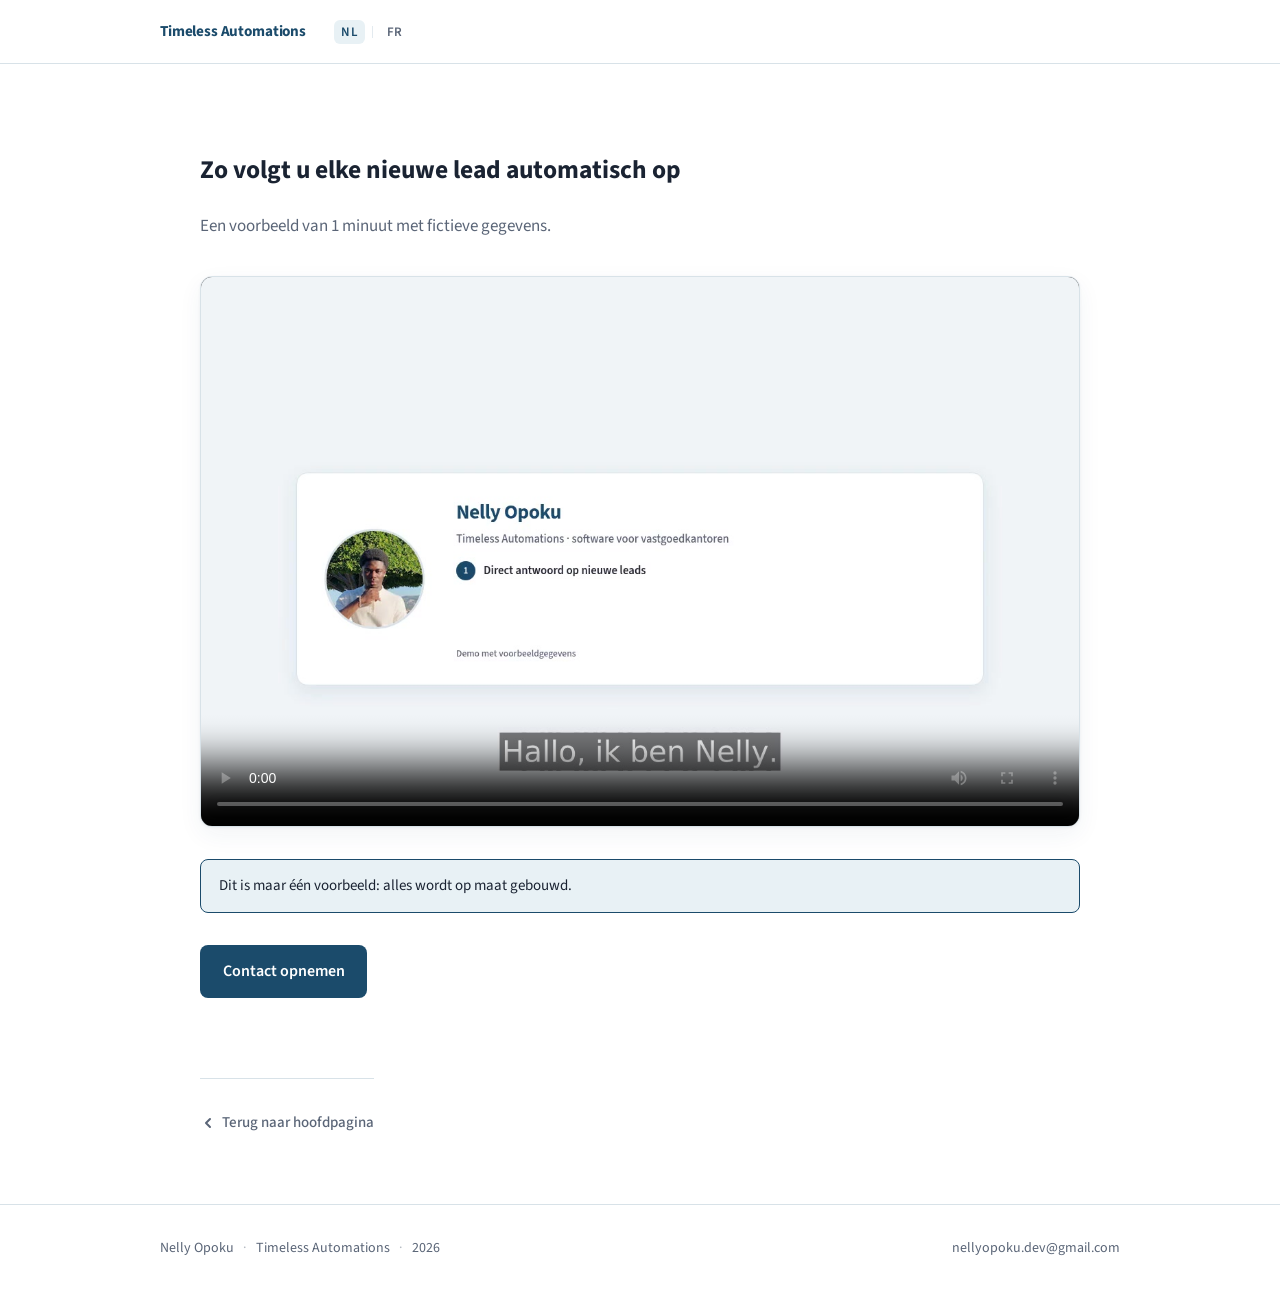
<file: demo/index.html>
<!DOCTYPE html>
<html lang="nl">
<head>
  <meta charset="UTF-8">
  <meta name="viewport" content="width=device-width, initial-scale=1">
  <meta name="description" content="Bekijk hoe Timeless Automations u helpt elke nieuwe lead automatisch op te volgen. Een korte demo met fictieve gegevens.">
  <meta property="og:title" content="Demo: Automatische leadopvolging | Timeless Automations">
  <meta property="og:description" content="Bekijk hoe uw vastgoed­kantoor automatisch nieuwe leads kan opvolgen. Een voorbeeld van 1 minuut met fictieve gegevens.">
  <meta property="og:type" content="website">
  <meta property="og:image" content="https://timeless-automations.github.io/demo/poster-nl.jpg">
  <meta property="og:locale" content="nl_BE">
  <meta property="og:locale:alternate" content="fr_BE">
  <title>Demo: Automatische leadopvolging | Timeless Automations</title>
  <link rel="icon" href="data:image/svg+xml,%3Csvg xmlns='http://www.w3.org/2000/svg' viewBox='0 0 32 32'%3E%3Crect width='32' height='32' rx='8' fill='%231B4B6B'/%3E%3Cpath d='M8 22V10l8-4 8 4v12l-8 4-8-4z' fill='none' stroke='%23E8F1F5' stroke-width='1.5'/%3E%3Cpath d='M16 6v20M8 10l8 4 8-4' fill='none' stroke='%23E8F1F5' stroke-width='1.5'/%3E%3C/svg%3E">
  <link rel="preconnect" href="https://fonts.googleapis.com">
  <link rel="preconnect" href="https://fonts.gstatic.com" crossorigin>
  <link href="https://fonts.googleapis.com/css2?family=Source+Sans+3:wght@400;500;600;700&display=swap" rel="stylesheet">
  <link rel="stylesheet" href="../styles.css">
  <style>
    .demo-container {
      max-width: 880px;
      margin: 0 auto;
    }

    .video-wrapper {
      position: relative;
      background: var(--bg-alt);
      border: 1px solid var(--border);
      border-radius: var(--radius);
      overflow: hidden;
      box-shadow: var(--shadow);
      margin: 2rem 0;
    }

    .demo-video {
      width: 100%;
      height: auto;
      display: block;
      background: #000;
    }

    .demo-note {
      background: var(--accent-soft);
      border: 1px solid var(--accent);
      border-radius: 8px;
      padding: 0.85rem 1.1rem;
      margin: 1.5rem 0;
      font-size: 0.9375rem;
      color: var(--text);
    }

    .demo-actions {
      display: flex;
      flex-wrap: wrap;
      gap: 0.75rem;
      margin: 2rem 0;
    }

    .back-link {
      display: inline-flex;
      align-items: center;
      gap: 0.35rem;
      color: var(--text-muted);
      text-decoration: none;
      font-size: 0.9375rem;
      font-weight: 500;
      margin-top: 3rem;
      padding-top: 2rem;
      border-top: 1px solid var(--border);
    }

    .back-link:hover {
      color: var(--accent);
    }

    .back-link svg {
      width: 16px;
      height: 16px;
    }

    @media (max-width: 520px) {
      .demo-actions {
        flex-direction: column;
      }
      .demo-actions .btn {
        width: 100%;
      }
    }
  </style>
</head>
<body>
  <header class="site-header">
    <div class="container header-inner">
      <a href="../" class="logo">Timeless Automations</a>
      <div class="lang-toggle" role="group" aria-label="Taal / Langue">
        <button type="button" id="btn-nl" class="lang-btn active" aria-pressed="true">NL</button>
        <span class="lang-sep" aria-hidden="true">|</span>
        <button type="button" id="btn-fr" class="lang-btn" aria-pressed="false">FR</button>
      </div>
    </div>
  </header>

  <main>
    <section class="section">
      <div class="container demo-container">
        <h1 data-i18n="title">Zo volgt u elke nieuwe lead automatisch op</h1>
        <p class="section-intro" data-i18n="intro">Een voorbeeld van 1 minuut met fictieve gegevens.</p>

        <div class="video-wrapper">
          <video 
            id="demo-video"
            class="demo-video"
            controls 
            playsinline 
            preload="metadata"
            poster="poster-nl.jpg"
            aria-label="Demo video"
          >
            <source src="demo-nl.mp4" type="video/mp4">
            <p data-i18n="videoFallback">Uw browser ondersteunt deze video niet. Download het bestand om het te bekijken.</p>
          </video>
        </div>

        <div class="demo-note" data-i18n="customNote">
          Dit is maar één voorbeeld: alles wordt op maat gebouwd.
        </div>

        <div class="demo-actions">
          <a href="mailto:nellyopoku.dev@gmail.com" class="btn btn-primary" data-i18n="btnContact">Contact opnemen</a>
        </div>

        <a href="../" class="back-link">
          <svg viewBox="0 0 16 16" fill="none" stroke="currentColor" stroke-width="2" stroke-linecap="round" stroke-linejoin="round">
            <path d="M10 12L6 8l4-4"/>
          </svg>
          <span data-i18n="backToHome">Terug naar hoofdpagina</span>
        </a>
      </div>
    </section>
  </main>

  <footer class="site-footer">
    <div class="container footer-inner">
      <p>
        <span>Nelly Opoku</span>
        <span class="footer-sep">·</span>
        <span>Timeless Automations</span>
        <span class="footer-sep">·</span>
        <span>2026</span>
      </p>
      <p>
        <a href="mailto:nellyopoku.dev@gmail.com">nellyopoku.dev@gmail.com</a>
      </p>
    </div>
  </footer>

  <script>
    const I18N = {
      nl: {
        title: "Zo volgt u elke nieuwe lead automatisch op",
        intro: "Een voorbeeld van 1 minuut met fictieve gegevens.",
        customNote: "Dit is maar één voorbeeld: alles wordt op maat gebouwd.",
        btnContact: "Contact opnemen",
        backToHome: "Terug naar hoofdpagina",
        videoFallback: "Uw browser ondersteunt deze video niet. Download het bestand om het te bekijken.",
        ogTitle: "Demo: Automatische leadopvolging | Timeless Automations",
        ogDesc: "Bekijk hoe uw vastgoed­kantoor automatisch nieuwe leads kan opvolgen. Een voorbeeld van 1 minuut met fictieve gegevens.",
        metaDesc: "Bekijk hoe Timeless Automations u helpt elke nieuwe lead automatisch op te volgen. Een korte demo met fictieve gegevens."
      },
      fr: {
        title: "Suivez automatiquement chaque nouveau lead",
        intro: "Un exemple d'1 minute avec des données fictives.",
        customNote: "Ce n'est qu'un exemple : tout est construit sur mesure.",
        btnContact: "Me contacter",
        backToHome: "Retour à la page d'accueil",
        videoFallback: "Votre navigateur ne prend pas en charge cette vidéo. Téléchargez le fichier pour le voir.",
        ogTitle: "Démo : Suivi automatique des leads | Timeless Automations",
        ogDesc: "Découvrez comment votre agence immobilière peut automatiquement suivre les nouveaux leads. Un exemple d'1 minute avec des données fictives.",
        metaDesc: "Découvrez comment Timeless Automations vous aide à suivre automatiquement chaque nouveau lead. Une courte démo avec des données fictives."
      }
    };

    const video = document.getElementById("demo-video");
    const videoSource = video.querySelector("source");

    function setLang(lang) {
      const t = I18N[lang];
      if (!t) return;

      document.documentElement.lang = lang === "fr" ? "fr" : "nl";

      // Update text content
      document.querySelectorAll("[data-i18n]").forEach(el => {
        const key = el.getAttribute("data-i18n");
        if (t[key]) {
          el.textContent = t[key];
        }
      });

      // Update video source and poster
      const videoFile = lang === "fr" ? "demo-fr.mp4" : "demo-nl.mp4";
      const posterFile = lang === "fr" ? "poster-fr.jpg" : "poster-nl.jpg";
      
      videoSource.src = videoFile;
      video.poster = posterFile;
      video.load(); // Reload video with new source

      // Update meta tags
      document.title = t.ogTitle;
      
      const metaDesc = document.querySelector('meta[name="description"]');
      if (metaDesc) metaDesc.setAttribute("content", t.metaDesc);

      const ogTitle = document.querySelector('meta[property="og:title"]');
      if (ogTitle) ogTitle.setAttribute("content", t.ogTitle);

      const ogDesc = document.querySelector('meta[property="og:description"]');
      if (ogDesc) ogDesc.setAttribute("content", t.ogDesc);

      const ogImage = document.querySelector('meta[property="og:image"]');
      if (ogImage) {
        const baseUrl = "https://timeless-automations.github.io/demo/";
        ogImage.setAttribute("content", baseUrl + posterFile);
      }

      const ogLocale = document.querySelector('meta[property="og:locale"]');
      if (ogLocale) ogLocale.setAttribute("content", lang === "fr" ? "fr_BE" : "nl_BE");

      // Update buttons
      document.getElementById("btn-nl").classList.toggle("active", lang === "nl");
      document.getElementById("btn-fr").classList.toggle("active", lang === "fr");
      document.getElementById("btn-nl").setAttribute("aria-pressed", lang === "nl" ? "true" : "false");
      document.getElementById("btn-fr").setAttribute("aria-pressed", lang === "fr" ? "true" : "false");

      // Save preference
      try { 
        localStorage.setItem("demo-lang", lang);
      } catch (_) {}
    }

    // Event listeners
    document.getElementById("btn-nl").addEventListener("click", () => setLang("nl"));
    document.getElementById("btn-fr").addEventListener("click", () => setLang("fr"));

    // Initialize language from URL param, localStorage, or default to NL
    let initial = "nl";
    const urlParams = new URLSearchParams(window.location.search);
    const langParam = urlParams.get("lang");
    
    if (langParam === "fr" || langParam === "nl") {
      initial = langParam;
    } else {
      try {
        const saved = localStorage.getItem("demo-lang");
        if (saved === "fr" || saved === "nl") initial = saved;
      } catch (_) {}
    }
    
    setLang(initial);
  </script>
</body>
</html>
</file>
<file: styles.css>
/* ============================================================
   Nelly — Vastgoed / Immobilier landing page
   Accent: deep teal-blue (#1B4B6B)
   ============================================================ */

:root {
  --accent: #1B4B6B;
  --accent-soft: #E8F1F5;
  --accent-hover: #143A54;
  --text: #1A2332;
  --text-muted: #5A6577;
  --bg: #FFFFFF;
  --bg-alt: #F5F8FA;
  --border: #D8E2E8;
  --placeholder-bg: #FFF6D6;
  --placeholder-border: #E6C84A;
  --radius: 12px;
  --shadow: 0 1px 3px rgba(27, 75, 107, 0.06), 0 8px 24px rgba(27, 75, 107, 0.06);
  --font: "Source Sans 3", system-ui, -apple-system, "Segoe UI", Roboto, "Helvetica Neue", Arial, sans-serif;
  --max: 960px;
  --header-h: 64px;
}

*, *::before, *::after { box-sizing: border-box; }

html {
  scroll-behavior: smooth;
  scroll-padding-top: calc(var(--header-h) + 12px);
}

body {
  margin: 0;
  font-family: var(--font);
  font-size: 1.0625rem;
  line-height: 1.65;
  color: var(--text);
  background: var(--bg);
  -webkit-font-smoothing: antialiased;
}

img { max-width: 100%; display: block; }

a {
  color: var(--accent);
  text-decoration-thickness: 1px;
  text-underline-offset: 3px;
}
a:hover { color: var(--accent-hover); }

.container {
  width: min(100% - 2.5rem, var(--max));
  margin-inline: auto;
}

/* ---- Placeholders (intentional, visible) ---- */
/* Reserved for unfinished CONFIG values — not used when fields are filled or hidden */
.placeholder-text {
  background: var(--placeholder-bg);
  border-bottom: 2px dashed var(--placeholder-border);
  padding: 0 0.2em;
  border-radius: 3px;
  color: #6B5A10;
  font-weight: 500;
}

/* ---- Header ---- */
.site-header {
  position: sticky;
  top: 0;
  z-index: 50;
  background: rgba(255, 255, 255, 0.92);
  backdrop-filter: blur(10px);
  -webkit-backdrop-filter: blur(10px);
  border-bottom: 1px solid var(--border);
  height: var(--header-h);
}

.header-inner {
  display: flex;
  align-items: center;
  gap: 1.25rem;
  height: var(--header-h);
}

.logo {
  font-weight: 700;
  font-size: 0.95rem;
  color: var(--accent);
  text-decoration: none;
  letter-spacing: -0.01em;
  white-space: nowrap;
  overflow: hidden;
  text-overflow: ellipsis;
  max-width: 220px;
}
.logo:hover { color: var(--accent-hover); }

.nav {
  display: flex;
  gap: 1.25rem;
  margin-left: auto;
}
.nav a {
  color: var(--text-muted);
  text-decoration: none;
  font-size: 0.9375rem;
  font-weight: 500;
}
.nav a:hover { color: var(--accent); }

.lang-toggle {
  display: flex;
  align-items: center;
  gap: 0.35rem;
  flex-shrink: 0;
  margin-left: 0.5rem;
}

.lang-btn {
  font-family: inherit;
  font-size: 0.8125rem;
  font-weight: 600;
  letter-spacing: 0.04em;
  background: transparent;
  border: none;
  color: var(--text-muted);
  cursor: pointer;
  padding: 0.35rem 0.45rem;
  border-radius: 6px;
  line-height: 1;
}
.lang-btn:hover { color: var(--accent); background: var(--accent-soft); }
.lang-btn.active {
  color: var(--accent);
  background: var(--accent-soft);
}
.lang-btn:focus-visible {
  outline: 2px solid var(--accent);
  outline-offset: 2px;
}
.lang-sep { color: var(--border); font-size: 0.75rem; user-select: none; }

/* ---- Hero ---- */
.hero {
  padding: 4.5rem 0 4rem;
  background:
    linear-gradient(180deg, var(--accent-soft) 0%, var(--bg) 100%);
}

.hero-inner { max-width: 640px; }

.hero-name {
  margin: 0 0 1rem;
  font-size: 0.9375rem;
  color: var(--text-muted);
  font-weight: 500;
}
.hero-sep { margin: 0 0.35rem; opacity: 0.5; }

.hero h1 {
  margin: 0 0 1rem;
  font-size: clamp(1.75rem, 4vw, 2.35rem);
  font-weight: 700;
  line-height: 1.25;
  letter-spacing: -0.02em;
  color: var(--text);
}

.hero-sub {
  margin: 0 0 2rem;
  font-size: 1.1875rem;
  color: var(--text-muted);
  max-width: 34em;
}

.hero-actions {
  display: flex;
  flex-wrap: wrap;
  gap: 0.75rem;
}

.hero-demo-link {
  margin: 1rem 0 0;
  font-size: 0.9375rem;
}

.hero-demo-link a {
  color: var(--text-muted);
  text-decoration: none;
  font-weight: 500;
  border-bottom: 1px solid var(--border);
  padding-bottom: 2px;
  transition: color 0.15s, border-color 0.15s;
}

.hero-demo-link a:hover {
  color: var(--accent);
  border-bottom-color: var(--accent);
}

.btn {
  display: inline-flex;
  align-items: center;
  justify-content: center;
  padding: 0.75rem 1.35rem;
  border-radius: 8px;
  font-family: inherit;
  font-size: 1rem;
  font-weight: 600;
  text-decoration: none;
  border: 1.5px solid transparent;
  transition: background 0.15s, color 0.15s, border-color 0.15s;
  cursor: pointer;
}
.btn:focus-visible {
  outline: 2px solid var(--accent);
  outline-offset: 3px;
}

.btn-primary {
  background: var(--accent);
  color: #fff;
}
.btn-primary:hover {
  background: var(--accent-hover);
  color: #fff;
}

.btn-secondary {
  background: #fff;
  color: var(--accent);
  border-color: var(--border);
}
.btn-secondary:hover {
  border-color: var(--accent);
  background: var(--accent-soft);
  color: var(--accent-hover);
}

/* ---- Sections ---- */
.section {
  padding: 4rem 0;
}

.section-alt {
  background: var(--bg-alt);
}

.section-title {
  margin: 0 0 0.5rem;
  font-size: clamp(1.4rem, 3vw, 1.75rem);
  font-weight: 700;
  letter-spacing: -0.015em;
  color: var(--text);
}

.section-intro {
  margin: 0 0 2.25rem;
  color: var(--text-muted);
  max-width: 36em;
}

/* ---- Cards ---- */
.cards {
  display: grid;
  grid-template-columns: repeat(3, 1fr);
  gap: 1.25rem;
}

.card {
  background: var(--bg);
  border: 1px solid var(--border);
  border-radius: var(--radius);
  padding: 1.5rem 1.35rem;
  box-shadow: var(--shadow);
}

.card-icon {
  width: 44px;
  height: 44px;
  display: flex;
  align-items: center;
  justify-content: center;
  background: var(--accent-soft);
  color: var(--accent);
  border-radius: 10px;
  margin-bottom: 1rem;
}

.card h3 {
  margin: 0 0 0.5rem;
  font-size: 1.0625rem;
  font-weight: 600;
  letter-spacing: -0.01em;
}

.card p {
  margin: 0;
  font-size: 0.975rem;
  color: var(--text-muted);
}

/* ---- Steps ---- */
.steps {
  list-style: none;
  margin: 0;
  padding: 0;
  display: grid;
  gap: 1.5rem;
}

.step {
  display: flex;
  gap: 1.25rem;
  align-items: flex-start;
  background: var(--bg);
  border: 1px solid var(--border);
  border-radius: var(--radius);
  padding: 1.35rem 1.5rem;
  box-shadow: var(--shadow);
}

.step-num {
  flex-shrink: 0;
  width: 36px;
  height: 36px;
  display: flex;
  align-items: center;
  justify-content: center;
  background: var(--accent);
  color: #fff;
  font-weight: 700;
  font-size: 0.9375rem;
  border-radius: 50%;
}

.step h3 {
  margin: 0.15rem 0 0.35rem;
  font-size: 1.0625rem;
  font-weight: 600;
}

.step p {
  margin: 0;
  color: var(--text-muted);
  font-size: 0.975rem;
}

/* ---- About ---- */
.about-inner {
  display: grid;
  grid-template-columns: auto 1fr;
  gap: 2.5rem;
  align-items: start;
}

.about-photo {
  width: 140px;
  height: 140px;
  border-radius: 50%;
  background: var(--accent-soft);
  border: 3px solid var(--border);
  display: flex;
  align-items: center;
  justify-content: center;
  background-size: cover;
  background-position: center;
  flex-shrink: 0;
}

.about-photo.is-avatar {
  background: var(--accent);
  border-color: var(--accent);
}

.about-photo.has-photo {
  border-color: var(--border);
  background-position: center center;
}

.avatar-initials {
  font-size: 2.25rem;
  font-weight: 700;
  letter-spacing: 0.04em;
  color: #fff;
  line-height: 1;
  user-select: none;
}

.about-text .section-title { margin-bottom: 1rem; }

.about-text p {
  margin: 0 0 0.9rem;
  color: var(--text-muted);
  max-width: 38em;
}
.about-text p:last-child { margin-bottom: 0; }

/* ---- Contact ---- */
.contact-inner { max-width: 520px; }

.contact-list {
  list-style: none;
  margin: 0;
  padding: 0;
  display: grid;
  gap: 1rem;
}

.contact-list li[hidden] {
  display: none;
}

.contact-list li {
  display: grid;
  grid-template-columns: 7.5rem 1fr;
  gap: 0.75rem;
  align-items: baseline;
  padding: 0.85rem 1.1rem;
  background: var(--bg);
  border: 1px solid var(--border);
  border-radius: 10px;
}

.contact-label {
  font-size: 0.8125rem;
  font-weight: 600;
  text-transform: uppercase;
  letter-spacing: 0.04em;
  color: var(--text-muted);
}

.contact-list a {
  font-weight: 500;
  word-break: break-all;
  text-decoration: none;
}
.contact-list a:hover { text-decoration: underline; }

/* ---- Footer ---- */
.site-footer {
  padding: 2rem 0;
  border-top: 1px solid var(--border);
  background: var(--bg);
}

.footer-inner {
  display: flex;
  flex-wrap: wrap;
  justify-content: space-between;
  gap: 0.75rem 1.5rem;
  font-size: 0.875rem;
  color: var(--text-muted);
}
.footer-inner p { margin: 0; }
.footer-sep { margin: 0 0.4rem; opacity: 0.45; }
.footer-inner a {
  color: var(--text-muted);
  text-decoration: none;
}
.footer-inner a:hover { color: var(--accent); }

/* ---- Responsive ---- */
@media (max-width: 800px) {
  .cards {
    grid-template-columns: 1fr;
  }

  .about-inner {
    grid-template-columns: 1fr;
    justify-items: center;
    gap: 1.5rem;
  }

  .about-text {
    width: 100%;
  }

  .nav {
    display: none; /* keep header clean on mobile; page is short + scrollable */
  }

  .logo { max-width: 180px; }
}

@media (max-width: 520px) {
  .container { width: min(100% - 1.75rem, var(--max)); }

  .hero { padding: 3rem 0 2.75rem; }

  .section { padding: 3rem 0; }

  .contact-list li {
    grid-template-columns: 1fr;
    gap: 0.25rem;
  }

  .hero-actions { flex-direction: column; }
  .hero-actions .btn { width: 100%; }
}

@media (prefers-reduced-motion: reduce) {
  html { scroll-behavior: auto; }
  .btn { transition: none; }
}
</file>
